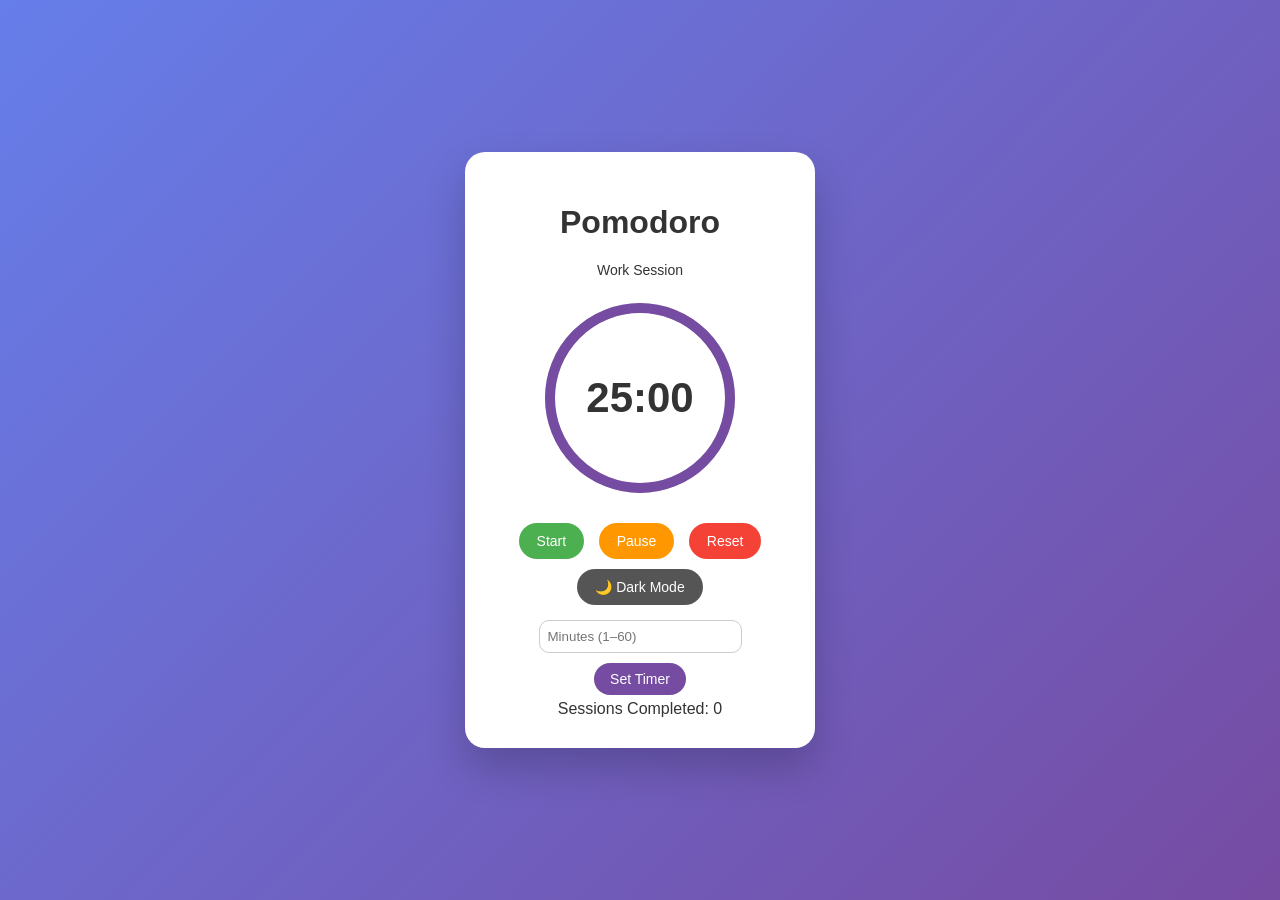
<file: pomodoro/index.html>
<!DOCTYPE html>
<html lang="en">
<head>
    <meta charset="UTF-8">
    <title>Advanced Pomodoro Timer</title>

    <!-- Link external CSS -->
    <link rel="stylesheet" href="style.css">
</head>

<body>

<div class="container">
    <h1>Pomodoro</h1>
    <div class="mode" id="modeText">Work Session</div>

    <div class="progress-container">
        <svg width="200" height="200">
            <circle class="circle-bg" cx="100" cy="100" r="90"></circle>
            <circle class="circle-progress" cx="100" cy="100" r="90"></circle>
        </svg>
        <div class="time" id="timeDisplay">25:00</div>
    </div>

    <div class="controls">
        <button class="btn-start" id="startBtn">Start</button>
        <button class="btn-pause" id="pauseBtn">Pause</button>
        <button class="btn-reset" id="resetBtn">Reset</button>
    </div>

    <button class="btn-toggle" id="darkToggle">🌙 Dark Mode</button>

    <div class="custom">
        <input type="number" id="customMinutes" placeholder="Minutes (1–60)">
        <br>
        <button id="setCustomBtn">Set Timer</button>
    </div>

    <div class="sessions">
        Sessions Completed: <span id="sessionCount">0</span>
    </div>
</div>

<audio id="alertSound">
    <source src="https://actions.google.com/sounds/v1/alarms/beep_short.ogg">
</audio>

<!-- Link external JavaScript -->
<script src="script.js"></script>

</body>
</html>
</file>
<file: pomodoro/style.css>
/* Theme colors */
:root {
    --color-bg: #667eea;
    --color-card: #ffffff;
    --color-text: #333;
    --color-accent: #764ba2;
}

/* Dark mode */
body.dark {
    --color-bg: #121212;
    --color-card: #1e1e1e;
    --color-text: #ffffff;
    --color-accent: #bb86fc;
}

/* Global styles */
* {
    box-sizing: border-box;
    font-family: "Segoe UI", sans-serif;
}

/* Layout */
body {
    margin: 0;
    min-height: 100vh;
    display: flex;
    justify-content: center;
    align-items: center;
    background: linear-gradient(135deg, var(--color-bg), var(--color-accent));
    transition: 0.3s;
}

/* Card */
.container {
    background: var(--color-card);
    color: var(--color-text);
    padding: 30px;
    width: 90%;
    max-width: 350px;
    border-radius: 20px;
    text-align: center;
    box-shadow: 0 20px 40px rgba(0,0,0,0.2);
}

.mode {
    font-size: 14px;
    margin-bottom: 10px;
}

/* Progress circle */
.progress-container {
    position: relative;
    width: 200px;
    height: 200px;
    margin: 20px auto;
}

svg {
    transform: rotate(-90deg);
}

circle {
    fill: none;
    stroke-width: 10;
}

.circle-bg {
    stroke: #ddd;
}

.circle-progress {
    stroke: var(--color-accent);
    stroke-linecap: round;
    stroke-dasharray: 565;
    stroke-dashoffset: 565;
    transition: stroke-dashoffset 1s linear;
}

.time {
    position: absolute;
    top: 50%;
    left: 50%;
    transform: translate(-50%, -50%);
    font-size: 42px;
    font-weight: bold;
}

/* Buttons */
button {
    margin: 5px;
    padding: 10px 18px;
    border: none;
    border-radius: 25px;
    cursor: pointer;
    color: white;
    font-size: 14px;
}

.btn-start { background: #4caf50; }
.btn-pause { background: #ff9800; }
.btn-reset { background: #f44336; }
.btn-toggle { background: #555; }

/* Custom input */
.custom input {
    width: 70%;
    padding: 8px;
    border-radius: 10px;
    border: 1px solid #ccc;
    margin-top: 10px;
}

.custom button {
    margin-top: 10px;
    padding: 8px 16px;
    border-radius: 20px;
    background: var(--color-accent);
}

/* Mobile */
@media (max-width: 400px) {
    .progress-container {
        width: 160px;
        height: 160px;
    }
    .time {
        font-size: 32px;
    }
}
</file>
